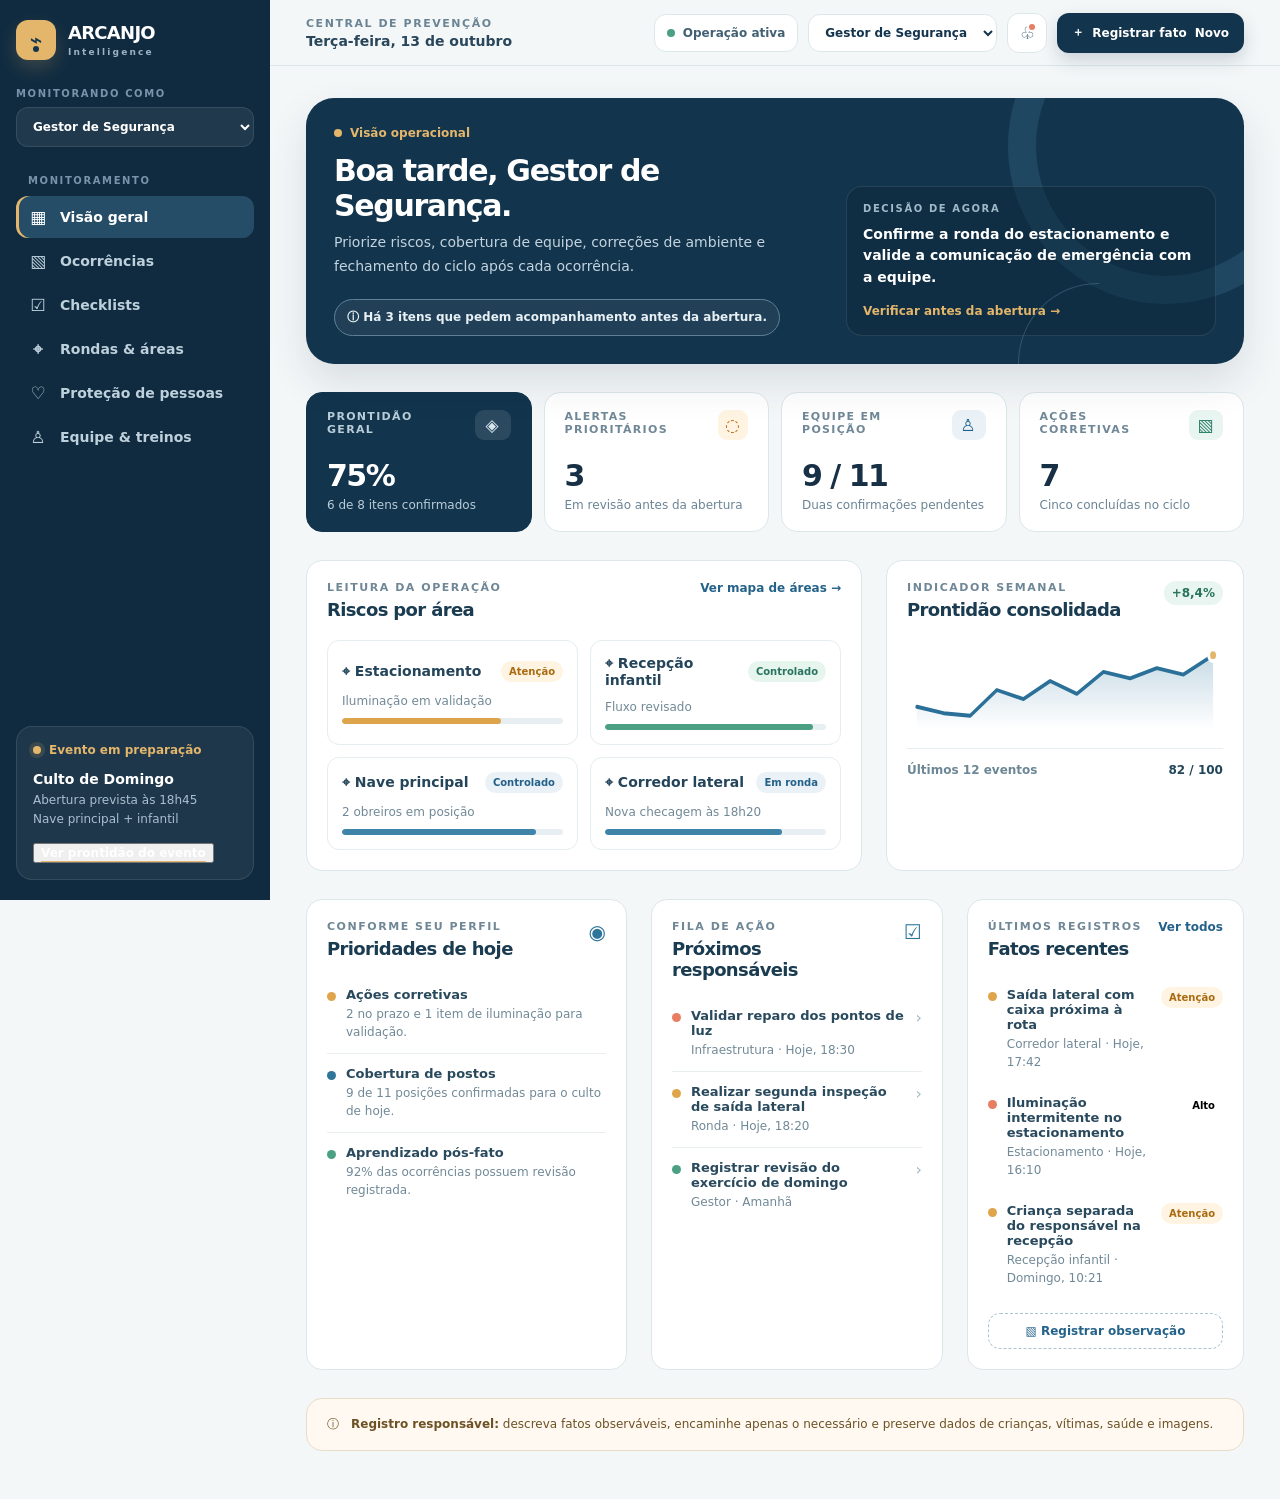
<file: sentinela-igreja-completo.html>
<!DOCTYPE html>
<html lang="pt-BR">
<head>
  <meta charset="UTF-8" />
  <meta name="viewport" content="width=device-width, initial-scale=1.0" />
  <meta name="description" content="ARCANJO INTELLIGENCE — central de monitoramento preventivo para segurança em igrejas." />
  <title>ARCANJO INTELLIGENCE — Central de Monitoramento</title>
  <style>
    :root {
      --navy: #13344d;
      --navy-deep: #102b40;
      --navy-soft: #254d68;
      --ink: #183045;
      --muted: #6b8494;
      --line: #dce7ea;
      --bg: #f4f7f8;
      --white: #ffffff;
      --gold: #e3b66b;
      --blue: #2d759a;
      --blue-soft: #eaf2f8;
      --green: #4b9f83;
      --green-soft: #e8f5f0;
      --amber: #e0a54b;
      --amber-soft: #fff6dd;
      --coral: #e77d62;
      --coral-soft: #fce8e5;
      --shadow: 0 18px 40px rgba(16, 43, 64, .12);
      --radius: 16px;
    }

    * { box-sizing: border-box; }
    html { scroll-behavior: smooth; }
    body {
      margin: 0;
      color: var(--ink);
      background: var(--bg);
      font-family: Inter, ui-sans-serif, system-ui, -apple-system, BlinkMacSystemFont, "Segoe UI", sans-serif;
      -webkit-font-smoothing: antialiased;
    }
    button, input, select, textarea { font: inherit; }
    button { cursor: pointer; }
    button:focus-visible, input:focus-visible, select:focus-visible, textarea:focus-visible { outline: 3px solid rgba(45, 117, 154, .22); outline-offset: 2px; }

    .app { min-height: 100vh; }
    .sidebar {
      position: fixed; inset: 0 auto 0 0; z-index: 20;
      display: flex; flex-direction: column;
      width: 270px; padding: 20px 16px;
      color: #fff; background: var(--navy-deep);
    }
    .brand { display: flex; align-items: center; gap: 12px; }
    .brand-mark {
      position: relative; display: grid; place-items: center;
      width: 40px; height: 40px; border-radius: 12px;
      color: var(--navy); background: var(--gold);
      box-shadow: 0 8px 18px rgba(227,182,107,.2);
      font-weight: 900; font-size: 21px;
    }
    .brand-mark::after { content: ""; position: absolute; bottom: 8px; width: 6px; height: 6px; border-radius: 50%; background: var(--navy); }
    .brand-name { font-size: 18px; font-weight: 800; letter-spacing: -.04em; line-height: 1; }
    .brand-sub { margin-top: 5px; color: #9db3c3; font-size: 9px; font-weight: 800; letter-spacing: .24em; }
    .role-label, .nav-label { display: block; color: #7994aa; font-size: 10px; font-weight: 800; letter-spacing: .16em; text-transform: uppercase; }
    .role-label { margin: 28px 0 8px; }
    .role-select {
      width: 100%; padding: 11px 12px; border: 1px solid rgba(255,255,255,.1); border-radius: 12px;
      color: #fff; background: rgba(255,255,255,.07); font-size: 12px; font-weight: 800;
    }
    .role-select option { color: var(--ink); background: #fff; }
    .nav { margin-top: 28px; }
    .nav-label { margin: 0 12px 10px; }
    .nav button {
      display: flex; align-items: center; gap: 12px; width: 100%; margin: 2px 0; padding: 11px 12px;
      border: 0; border-radius: 12px; color: #bdd0db; background: transparent; text-align: left; font-size: 14px; font-weight: 700;
      transition: .15s ease;
    }
    .nav button:hover { color: #fff; background: rgba(255,255,255,.06); }
    .nav button.active { color: #fff; background: var(--navy-soft); box-shadow: inset 3px 0 0 var(--gold); }
    .nav-icon { width: 20px; text-align: center; font-size: 17px; }
    .event-card { margin-top: auto; padding: 16px; border: 1px solid rgba(255,255,255,.1); border-radius: 16px; background: rgba(255,255,255,.06); }
    .event-status { display: flex; align-items: center; gap: 8px; color: var(--gold); font-size: 12px; font-weight: 800; }
    .event-status::before { content: ""; width: 8px; height: 8px; border-radius: 50%; background: var(--gold); box-shadow: 0 0 0 4px rgba(227,182,107,.14); }
    .event-title { margin: 14px 0 4px; color: #fff; font-size: 14px; font-weight: 800; }
    .event-copy { margin: 0; color: #a9c0cf; font-size: 12px; line-height: 1.6; }
    .event-link { display: inline-block; margin-top: 14px; color: #fff; font-size: 12px; font-weight: 800; text-decoration: underline; text-decoration-color: var(--gold); text-underline-offset: 4px; }

    .main { margin-left: 270px; min-width: 0; }
    .topbar {
      position: sticky; top: 0; z-index: 10; display: flex; align-items: center; justify-content: space-between; gap: 16px;
      min-height: 66px; padding: 12px 36px; border-bottom: 1px solid var(--line);
      background: rgba(244,247,248,.93); backdrop-filter: blur(12px);
    }
    .top-meta small { display: block; color: #6b8494; font-size: 11px; font-weight: 800; letter-spacing: .14em; text-transform: uppercase; }
    .top-meta strong { display: block; margin-top: 3px; color: #29465b; font-size: 14px; }
    .top-actions { display: flex; align-items: center; gap: 10px; }
    .op-pill, .top-role { display: inline-flex; align-items: center; gap: 8px; height: 38px; padding: 0 12px; border: 1px solid var(--line); border-radius: 12px; background: #fff; color: #426073; font-size: 12px; font-weight: 800; }
    .op-pill::before { content: ""; width: 8px; height: 8px; border-radius: 50%; background: var(--green); }
    .top-role { color: var(--navy); }
    .bell { position: relative; display: grid; place-items: center; width: 40px; height: 40px; border: 1px solid var(--line); border-radius: 12px; background: #fff; color: #31566d; font-size: 17px; }
    .bell::after { content: ""; position: absolute; top: 8px; right: 9px; width: 6px; height: 6px; border: 2px solid #fff; border-radius: 50%; background: var(--coral); }
    .primary-btn { display: inline-flex; align-items: center; justify-content: center; gap: 8px; height: 40px; padding: 0 15px; border: 0; border-radius: 12px; color: #fff; background: var(--navy); box-shadow: 0 8px 18px rgba(19,52,77,.18); font-size: 12px; font-weight: 800; transition: .15s ease; }
    .primary-btn:hover { background: #0b253a; transform: translateY(-1px); }
    .menu-btn { display: none; }

    .content { max-width: 1500px; margin: 0 auto; padding: 32px 36px 48px; }
    .view { display: none; }
    .view.active { display: block; animation: appear .2s ease-out; }
    @keyframes appear { from { opacity: .5; transform: translateY(4px); } to { opacity: 1; transform: translateY(0); } }

    .hero { position: relative; overflow: hidden; padding: 28px; border-radius: 28px; color: #fff; background: var(--navy); box-shadow: var(--shadow); }
    .hero::before { content: ""; position: absolute; top: -110px; right: -80px; width: 260px; height: 260px; border: 28px solid #2b5874; border-radius: 50%; opacity: .55; }
    .hero::after { content: ""; position: absolute; right: 145px; bottom: 0; width: 80px; height: 80px; border-top: 1px solid #557891; border-left: 1px solid #557891; border-radius: 80px 0 0 0; opacity: .5; }
    .hero-grid { position: relative; display: grid; grid-template-columns: 1fr 370px; gap: 28px; align-items: end; }
    .eyebrow { color: var(--gold); font-size: 12px; font-weight: 800; }
    .eyebrow::before { content: ""; display: inline-block; width: 8px; height: 8px; margin-right: 8px; border-radius: 50%; background: var(--gold); }
    h1, h2, h3, p { margin-top: 0; }
    .hero h1 { margin: 14px 0 8px; color: #fff; font-size: 30px; line-height: 1.15; letter-spacing: -.045em; }
    .hero-copy { max-width: 720px; margin: 0; color: #c3d4df; font-size: 14px; line-height: 1.7; }
    .prompt { display: inline-flex; align-items: center; gap: 8px; max-width: 100%; margin-top: 20px; padding: 9px 12px; border: 1px solid #5d8097; border-radius: 999px; color: #e7f0f5; background: rgba(255,255,255,.06); font-size: 12px; font-weight: 700; }
    .decision { padding: 16px; border: 1px solid rgba(255,255,255,.1); border-radius: 16px; background: rgba(13,38,56,.45); }
    .decision-label { color: #9fb9c8; font-size: 10px; font-weight: 800; letter-spacing: .16em; text-transform: uppercase; }
    .decision p { margin: 10px 0 0; color: #fff; font-size: 14px; font-weight: 800; line-height: 1.55; }
    .text-link { display: inline-flex; align-items: center; gap: 6px; margin-top: 15px; padding: 0; border: 0; color: var(--gold); background: transparent; font-size: 12px; font-weight: 800; }

    .metrics { display: grid; grid-template-columns: repeat(4, 1fr); gap: 12px; margin-top: 28px; }
    .metric { padding: 17px 20px; border: 1px solid var(--line); border-radius: 16px; background: #fff; }
    .metric.navy { border-color: var(--navy); color: #fff; background: var(--navy); }
    .metric-label { display: flex; align-items: flex-start; justify-content: space-between; gap: 12px; color: #6f8796; font-size: 11px; font-weight: 800; letter-spacing: .12em; text-transform: uppercase; }
    .metric.navy .metric-label { color: #b9cdd9; }
    .metric-value { margin: 18px 0 3px; color: var(--ink); font-size: 30px; font-weight: 900; letter-spacing: -.05em; }
    .metric.navy .metric-value { color: #fff; }
    .metric-detail { margin: 0; color: #6b8494; font-size: 12px; line-height: 1.5; }
    .metric.navy .metric-detail { color: #b9cdd9; }
    .metric-icon { display: grid; place-items: center; width: 36px; height: 30px; border-radius: 9px; font-size: 17px; background: #eaf2f8; }
    .metric.amber .metric-icon { color: #b66a10; background: #fff4e1; }
    .metric.green .metric-icon { color: #2b7f67; background: #e9f5f0; }
    .metric.blue .metric-icon { color: #24628a; background: #eaf2f8; }
    .metric.navy .metric-icon { color: #d7e5ec; background: rgba(255,255,255,.1); }

    .grid-two { display: grid; grid-template-columns: 1.46fr .94fr; gap: 24px; margin-top: 28px; }
    .grid-three { display: grid; grid-template-columns: 1.1fr 1fr .95fr; gap: 24px; margin-top: 28px; }
    .panel { padding: 20px; border: 1px solid var(--line); border-radius: 16px; background: #fff; }
    .panel-header { display: flex; align-items: flex-start; justify-content: space-between; gap: 14px; }
    .overline { color: #6f8796; font-size: 11px; font-weight: 800; letter-spacing: .14em; text-transform: uppercase; }
    .panel h2 { margin: 5px 0 0; color: #1a3b50; font-size: 18px; letter-spacing: -.035em; }
    .panel-action { border: 0; padding: 0; color: #24628a; background: transparent; font-size: 12px; font-weight: 800; }
    .area-grid { display: grid; grid-template-columns: repeat(2, 1fr); gap: 12px; margin-top: 20px; }
    .area-card { padding: 14px; border: 1px solid #e5edf0; border-radius: 12px; background: #fff; text-align: left; transition: .15s ease; }
    .area-card:hover { border-color: #a6c3d2; background: #f9fbfc; }
    .area-top { display: flex; align-items: center; justify-content: space-between; gap: 8px; }
    .area-name { color: #23445a; font-size: 14px; font-weight: 800; }
    .badge { display: inline-flex; align-items: center; padding: 5px 8px; border-radius: 999px; font-size: 10px; font-weight: 800; white-space: nowrap; }
    .badge.amber { color: #a96a10; background: #fff4e1; }
    .badge.green { color: #28745e; background: #e7f5ef; }
    .badge.blue { color: #23618a; background: #eaf2f8; }
    .area-detail { margin: 12px 0 10px; color: #718997; font-size: 12px; }
    .bar { height: 6px; overflow: hidden; border-radius: 999px; background: #e7eff2; }
    .bar span { display: block; height: 100%; border-radius: inherit; }
    .bar .amber { background: #dea44c; }
    .bar .green { background: #4b9f83; }
    .bar .blue { background: #4083a8; }
    .chart { width: 100%; height: 116px; margin-top: 12px; }
    .chart svg { width: 100%; height: 100%; }
    .chart-footer { display: flex; justify-content: space-between; padding-top: 14px; border-top: 1px solid #e7eef1; color: #6d8796; font-size: 12px; font-weight: 700; }
    .chart-footer strong { color: #23465b; }
    .percent-up { padding: 5px 8px; border-radius: 999px; color: #28745e; background: var(--green-soft); font-size: 12px; font-weight: 800; }
    .focus-list, .action-list, .recent-list { margin-top: 16px; }
    .focus-item, .action-item, .recent-item { display: flex; align-items: flex-start; gap: 10px; padding: 12px 0; border-bottom: 1px solid #e9eff1; }
    .focus-item:last-child, .action-item:last-child, .recent-item:last-child { border-bottom: 0; }
    .dot { flex: 0 0 auto; width: 9px; height: 9px; margin-top: 5px; border-radius: 50%; background: var(--blue); }
    .dot.amber { background: var(--amber); } .dot.green { background: var(--green); } .dot.coral { background: var(--coral); }
    .item-main { min-width: 0; flex: 1; }
    .item-title { color: #29495d; font-size: 13px; font-weight: 800; }
    .item-copy { margin-top: 3px; color: #718997; font-size: 12px; line-height: 1.5; }
    .dash-btn { display: flex; align-items: center; justify-content: center; gap: 8px; width: 100%; margin-top: 14px; padding: 10px; border: 1px dashed #a9c4d3; border-radius: 12px; color: #24628a; background: transparent; font-size: 12px; font-weight: 800; }
    .notice { display: flex; align-items: flex-start; gap: 12px; margin-top: 28px; padding: 16px 20px; border: 1px solid #e8dcc8; border-radius: 16px; color: #6c5124; background: #fff9f1; font-size: 12px; line-height: 1.6; }
    .notice strong { color: #6c5124; }

    .page-header { display: flex; align-items: flex-end; justify-content: space-between; gap: 18px; margin-bottom: 24px; }
    .page-header h1 { margin: 5px 0 8px; color: #173b52; font-size: 30px; letter-spacing: -.045em; }
    .page-header p { max-width: 760px; margin: 0; color: #6b8494; font-size: 14px; line-height: 1.65; }
    .summary-grid { display: grid; grid-template-columns: repeat(4, 1fr); gap: 12px; margin-bottom: 24px; }
    .summary { padding: 16px; border: 1px solid var(--line); border-radius: 16px; background: #fff; }
    .summary.green { border-color: #dcebe5; background: #fbfefd; } .summary.blue { border-color: #dce8ee; background: #fbfdfe; } .summary.amber { border-color: #eee0c8; background: #fffdf9; } .summary.navy { border-color: #d7e1e6; background: #f8fbfc; }
    .summary-label { color: #6f8796; font-size: 10px; font-weight: 800; letter-spacing: .12em; text-transform: uppercase; }
    .summary-value { margin: 8px 0 3px; color: var(--navy); font-size: 25px; font-weight: 900; letter-spacing: -.04em; }
    .summary-detail { margin: 0; color: #6b8494; font-size: 12px; line-height: 1.5; }

    .filter-bar { display: flex; align-items: center; justify-content: space-between; gap: 14px; padding: 16px; border-bottom: 1px solid #e5edf0; }
    .filter-tabs { display: flex; gap: 8px; overflow-x: auto; padding-bottom: 2px; }
    .filter-tab { padding: 8px 12px; border: 0; border-radius: 999px; color: #607a8b; background: #f3f7f8; font-size: 12px; font-weight: 800; white-space: nowrap; }
    .filter-tab.active { color: #fff; background: var(--navy); }
    .filter-tab span { margin-left: 4px; opacity: .65; }
    .filters { display: flex; gap: 8px; }
    .field { width: 100%; padding: 10px 12px; border: 1px solid var(--line); border-radius: 12px; color: #29495d; background: #fbfcfc; font-size: 12px; font-weight: 700; outline: none; }
    .filters .field { height: 40px; }
    .search { min-width: 240px; }
    .table-scroll { overflow-x: auto; }
    table { width: 100%; min-width: 930px; border-collapse: collapse; text-align: left; }
    th { padding: 14px 16px; border-bottom: 1px solid #e7eef1; color: #7c929f; background: #fbfcfc; font-size: 10px; font-weight: 800; letter-spacing: .11em; text-transform: uppercase; }
    td { padding: 16px; border-bottom: 1px solid #e8eef1; vertical-align: top; }
    tr:hover td { background: #fafcfc; }
    .table-title { color: #28495d; font-size: 13px; font-weight: 800; }
    .table-sub { margin-top: 4px; color: #748b98; font-size: 11px; }
    .table-note { margin-top: 5px; color: #487085; font-size: 11px; line-height: 1.45; }
    .table-muted { color: #5e7888; font-size: 12px; font-weight: 700; }
    .type-crime { color: #a34b42; background: #f8eceb; } .type-incident { color: #a76913; background: #fff4e2; } .type-emergency { color: #b45142; background: #fde9e5; } .type-near { color: #23618a; background: #eaf2f8; }
    .severity-critical { color: #b95042; background: #fce8e5; } .severity-high { color: #b9682e; background: #fff0e7; } .severity-attention { color: #9b7412; background: #fff6dd; } .severity-controlled { color: #28745e; background: #e8f5f0; }
    .status-open { color: #9b7412; background: #fff6dd; } .status-forwarded { color: #23618a; background: #eaf2f8; } .status-done { color: #28745e; background: #e8f5f0; }
    .info-grid { display: grid; grid-template-columns: 1.25fr .75fr; gap: 20px; margin-top: 20px; }
    .steps { display: grid; grid-template-columns: repeat(3, 1fr); gap: 12px; margin-top: 18px; }
    .step { padding: 14px; border-radius: 12px; background: #f5f8f9; }
    .step-number { display: grid; place-items: center; width: 20px; height: 20px; border-radius: 50%; color: #24628a; background: #d7e7ef; font-size: 10px; font-weight: 900; }
    .step strong { display: block; margin-top: 10px; color: #29495d; font-size: 13px; }
    .step p { margin: 5px 0 0; color: #718997; font-size: 12px; line-height: 1.5; }

    .check-grid { display: grid; grid-template-columns: 1.3fr .7fr; gap: 20px; }
    .checklist { display: grid; gap: 10px; margin-top: 20px; }
    .check-row { display: flex; align-items: center; gap: 12px; width: 100%; padding: 14px; border: 1px solid #e4ecef; border-radius: 12px; background: #fff; text-align: left; transition: .15s ease; }
    .check-row:hover { border-color: #aac5d2; }
    .check-row.pending-critical { border-color: #f0dec0; background: #fffdf9; }
    .check-box { display: grid; place-items: center; flex: 0 0 auto; width: 20px; height: 20px; border: 1px solid #b7c8d0; border-radius: 6px; color: transparent; background: #fff; font-size: 13px; font-weight: 900; }
    .check-row.done { border-color: #ddec e6; background: #fbfefd; }
    .check-row.done .check-box { border-color: var(--green); color: #fff; background: var(--green); }
    .check-row.done .check-title { color: #477062; text-decoration: line-through; text-decoration-color: #9bc6b4; }
    .check-content { min-width: 0; flex: 1; }
    .check-title { color: #29495d; font-size: 13px; font-weight: 800; }
    .check-meta { margin-top: 5px; color: #758d9b; font-size: 11px; }
    .side-callout { padding: 20px; border: 1px solid #e9ddca; border-radius: 16px; background: #fff9f1; }
    .side-callout.dark { border: 0; color: #fff; background: var(--navy); }
    .side-callout h2 { margin: 10px 0 0; color: #684f24; font-size: 20px; letter-spacing: -.04em; }
    .side-callout.dark h2 { color: #fff; }
    .side-callout p { margin: 10px 0 0; color: #796642; font-size: 12px; line-height: 1.6; }
    .side-callout.dark p { color: #c4d5df; }
    .mini-grid { display: grid; grid-template-columns: repeat(3, 1fr); gap: 12px; margin-top: 20px; }
    .mini-card { padding: 16px; border: 1px solid var(--line); border-radius: 16px; background: #fff; }
    .mini-card.blue { border-color: #dce8ee; color: #25678d; background: #fbfdfe; } .mini-card.green { border-color: #dcebe5; color: #28745e; background: #fbfefd; } .mini-card.amber { border-color: #eee0c8; color: #a66912; background: #fffdf9; }
    .mini-value { margin-top: 14px; color: currentColor; font-size: 22px; font-weight: 900; }
    .mini-copy { margin-top: 5px; color: #718997; font-size: 12px; line-height: 1.5; }

    .round-grid { display: grid; grid-template-columns: 1.18fr .82fr; gap: 20px; }
    .field-map { position: relative; overflow: hidden; padding: 28px; border-radius: 24px; color: #fff; background: #173d55; }
    .field-map::before { content: ""; position: absolute; top: -60px; right: -40px; width: 210px; height: 210px; border: 28px solid #2e5d77; border-radius: 50%; opacity: .8; }
    .field-map > * { position: relative; }
    .field-map h2 { margin: 12px 0 8px; color: #fff; font-size: 22px; letter-spacing: -.04em; }
    .field-map p { color: #bfd2dc; font-size: 13px; line-height: 1.6; }
    .critical-grid { display: grid; grid-template-columns: repeat(2, 1fr); gap: 12px; margin-top: 24px; }
    .critical-card { padding: 14px; border: 1px solid rgba(255,255,255,.1); border-radius: 16px; background: rgba(255,255,255,.07); }
    .critical-card strong { font-size: 13px; }
    .critical-detail { margin: 8px 0 12px; color: #b5c9d4; font-size: 11px; }
    .critical-card .bar { background: rgba(255,255,255,.12); }
    .round-rules { display: grid; gap: 20px; margin-top: 22px; }
    .rule { display: flex; gap: 12px; }
    .rule-number { display: grid; place-items: center; flex: 0 0 auto; width: 28px; height: 28px; border-radius: 50%; color: #24628a; background: #eaf2f8; font-size: 12px; font-weight: 900; }
    .rule strong { display: block; color: #29495d; font-size: 13px; }
    .rule p { margin: 5px 0 0; color: #718997; font-size: 12px; line-height: 1.5; }
    .rounds { margin-top: 24px; }
    .round-list { display: grid; grid-template-columns: repeat(2, 1fr); gap: 12px; margin-top: 18px; }
    .round-item { display: flex; gap: 12px; padding: 14px; border: 1px solid #e5edf0; border-radius: 12px; }
    .round-time { display: grid; place-items: center; flex: 0 0 auto; width: 36px; height: 36px; border-radius: 10px; color: #2b7098; background: #eef5f8; font-size: 16px; }

    .protection-grid { display: grid; grid-template-columns: repeat(3, 1fr); gap: 20px; }
    .guide { padding: 20px; border: 1px solid var(--line); border-radius: 16px; background: #fff; }
    .guide-icon { display: grid; place-items: center; width: 40px; height: 40px; border-radius: 12px; color: #24628a; background: #eaf2f8; font-size: 19px; }
    .guide:nth-child(2) .guide-icon { color: #28745e; background: #e8f5f0; } .guide:nth-child(3) .guide-icon { color: #a96a10; background: #fff4e1; }
    .guide h2 { margin: 15px 0 0; color: #1d4057; font-size: 18px; letter-spacing: -.035em; }
    .guide ul { display: grid; gap: 12px; margin: 18px 0 0; padding: 0; list-style: none; }
    .guide li { display: flex; gap: 9px; color: #6c8594; font-size: 12px; line-height: 1.55; }
    .guide li::before { content: "✓"; flex: 0 0 auto; color: var(--green); font-weight: 900; }
    .protection-bottom { display: grid; grid-template-columns: 1.15fr .85fr; gap: 20px; margin-top: 20px; }
    .protection-steps { display: grid; grid-template-columns: repeat(3, 1fr); gap: 12px; margin-top: 18px; }

    .team-metrics { display: grid; grid-template-columns: repeat(3, 1fr); gap: 12px; margin-bottom: 24px; }
    .team-bottom { display: grid; grid-template-columns: 1.16fr .84fr; gap: 20px; }
    .training-list { margin-top: 16px; }
    .training-row { display: flex; align-items: center; gap: 12px; padding: 16px 0; border-bottom: 1px solid #e8eef1; }
    .training-row:last-child { border-bottom: 0; }
    .training-icon { display: grid; place-items: center; flex: 0 0 auto; width: 36px; height: 36px; border-radius: 10px; color: #2b7098; background: #eef5f8; }
    .training-status { margin-left: auto; padding: 6px 9px; border-radius: 999px; color: #24628a; background: #eaf2f8; font-size: 10px; font-weight: 800; }

    .modal-backdrop { position: fixed; inset: 0; z-index: 60; display: none; align-items: center; justify-content: center; padding: 20px; background: rgba(11,35,55,.5); backdrop-filter: blur(2px); }
    .modal-backdrop.open { display: flex; }
    .modal { width: min(680px, 100%); max-height: 92vh; overflow-y: auto; border-radius: 24px; background: #fff; box-shadow: 0 24px 80px rgba(11,35,55,.28); }
    .modal-head { display: flex; align-items: flex-start; justify-content: space-between; gap: 18px; padding: 22px; border-bottom: 1px solid #e4ecef; }
    .modal-head h2 { margin: 5px 0 0; color: #183b51; font-size: 21px; letter-spacing: -.035em; }
    .modal-head p { margin: 5px 0 0; color: #708895; font-size: 12px; }
    .close-btn { display: grid; place-items: center; width: 36px; height: 36px; border: 0; border-radius: 10px; color: #527182; background: #f1f5f6; font-size: 20px; }
    .modal-body { display: grid; gap: 18px; padding: 22px; }
    .form-grid { display: grid; grid-template-columns: repeat(3, 1fr); gap: 14px; }
    .form-grid.two { grid-template-columns: 1.4fr 1fr; }
    .form-group label { display: block; margin-bottom: 7px; color: #36566a; font-size: 12px; font-weight: 800; }
    .required { color: #c65e50; }
    textarea.field { min-height: 84px; resize: vertical; }
    .privacy-note { display: flex; gap: 10px; padding: 14px; border: 1px solid #e9ddca; border-radius: 14px; color: #725a30; background: #fff9f1; font-size: 12px; line-height: 1.55; }
    .modal-foot { display: flex; align-items: center; justify-content: flex-end; gap: 8px; padding: 16px 22px; border-top: 1px solid #e4ecef; }
    .secondary-btn { height: 40px; padding: 0 15px; border: 0; border-radius: 12px; color: #547283; background: transparent; font-size: 12px; font-weight: 800; }
    .secondary-btn:hover { background: #f1f5f6; }

    @media (max-width: 1180px) {
      .content { padding-right: 24px; padding-left: 24px; }
      .topbar { padding-right: 24px; padding-left: 24px; }
      .metrics, .summary-grid { grid-template-columns: repeat(2, 1fr); }
      .grid-three { grid-template-columns: 1fr 1fr; }
      .grid-three > :last-child { grid-column: 1 / -1; }
      .hero-grid, .grid-two, .check-grid, .round-grid, .team-bottom, .info-grid, .protection-bottom { grid-template-columns: 1fr; }
      .protection-grid { grid-template-columns: 1fr 1fr; }
      .protection-grid > :last-child { grid-column: 1 / -1; }
    }
    @media (max-width: 820px) {
      .sidebar { display: none; }
      .main { margin-left: 0; }
      .topbar { padding: 12px 16px; }
      .menu-btn { display: grid; place-items: center; width: 40px; height: 40px; border: 1px solid var(--line); border-radius: 12px; color: var(--navy); background: #fff; }
      .top-meta { display: none; }
      .top-role, .op-pill { display: none; }
      .content { padding: 24px 16px 36px; }
      .hero { padding: 22px; }
      .hero h1, .page-header h1 { font-size: 26px; }
      .hero-grid { gap: 20px; }
      .grid-three { grid-template-columns: 1fr; }
      .grid-three > :last-child { grid-column: auto; }
      .round-list, .protection-grid, .mini-grid, .steps, .protection-steps { grid-template-columns: 1fr; }
      .protection-grid > :last-child { grid-column: auto; }
      .page-header { align-items: flex-start; flex-direction: column; }
      .page-header .primary-btn { width: 100%; }
      .filter-bar { align-items: stretch; flex-direction: column; }
      .filters { flex-direction: column; }
      .search { min-width: 0; }
    }
    @media (max-width: 560px) {
      .metrics, .summary-grid { grid-template-columns: 1fr; }
      .area-grid { grid-template-columns: 1fr; }
      .hero h1 { font-size: 24px; }
      .prompt { border-radius: 16px; line-height: 1.4; }
      .form-grid, .form-grid.two { grid-template-columns: 1fr; }
      .modal-backdrop { align-items: flex-end; padding: 0; }
      .modal { max-height: 94vh; border-radius: 24px 24px 0 0; }
    }

    .mobile-drawer { position: fixed; inset: 0; z-index: 55; display: none; }
    .mobile-drawer.open { display: block; }
    .mobile-scrim { position: absolute; inset: 0; border: 0; background: rgba(9,27,42,.45); }
    .mobile-panel { position: relative; width: 280px; height: 100%; padding: 20px 16px; color: #fff; background: var(--navy-deep); box-shadow: 20px 0 50px rgba(0,0,0,.18); }
    .drawer-close { position: absolute; top: 18px; left: 294px; display: grid; place-items: center; width: 36px; height: 36px; border: 0; border-radius: 50%; color: var(--navy); background: #fff; }
    @media (min-width: 821px) { .mobile-drawer { display: none !important; } }
  </style>
</head>
<body>
  <div class="app">
    <aside class="sidebar" id="desktop-sidebar"></aside>
    <div class="mobile-drawer" id="mobile-drawer"></div>
    <div class="main">
      <header class="topbar">
        <div style="display:flex;align-items:center;gap:12px;min-width:0;">
          <button class="menu-btn" id="menu-open" aria-label="Abrir menu">☰</button>
          <div class="top-meta"><small>Central de prevenção</small><strong>Terça-feira, 13 de outubro</strong></div>
          <div class="brand" style="display:none" id="mobile-brand"><span class="brand-mark">⌁</span></div>
        </div>
        <div class="top-actions">
          <span class="op-pill">Operação ativa</span>
          <select class="top-role" id="top-role" aria-label="Perfil de monitoramento"></select>
          <button class="bell" aria-label="Ver alertas">♧</button>
          <button class="primary-btn" id="new-occurrence">＋ <span class="desktop-only">Registrar fato</span><span class="mobile-only">Novo</span></button>
        </div>
      </header>
      <main class="content">
        <section class="view active" data-view="painel"></section>
        <section class="view" data-view="ocorrencias"></section>
        <section class="view" data-view="checklists"></section>
        <section class="view" data-view="rondas"></section>
        <section class="view" data-view="protecao"></section>
        <section class="view" data-view="equipe"></section>
      </main>
    </div>
  </div>

  <div class="modal-backdrop" id="occurrence-modal" role="dialog" aria-modal="true" aria-label="Registrar fato de segurança">
    <form class="modal" id="occurrence-form">
      <div class="modal-head">
        <div><div class="overline">Registro responsável</div><h2>Novo fato de segurança</h2><p>Descreva o observado e a resposta aplicada. Evite suposições sobre pessoas.</p></div>
        <button type="button" class="close-btn" id="modal-close" aria-label="Fechar">×</button>
      </div>
      <div class="modal-body">
        <div class="form-grid">
          <div class="form-group"><label for="form-type">Classificação</label><select class="field" id="form-type"><option>Crime</option><option>Incidente</option><option>Emergência</option><option selected>Quase-incidente</option></select></div>
          <div class="form-group"><label for="form-severity">Nível de atenção</label><select class="field" id="form-severity"><option>Crítico</option><option>Alto</option><option selected>Atenção</option><option>Controlado</option></select></div>
          <div class="form-group"><label for="form-date">Data e hora <span class="required">*</span></label><input class="field" id="form-date" type="datetime-local" required /></div>
        </div>
        <div class="form-grid two">
          <div class="form-group"><label for="form-title">Título do fato <span class="required">*</span></label><input class="field" id="form-title" required placeholder="Ex.: Obstrução próxima à saída" /></div>
          <div class="form-group"><label for="form-area">Local / área <span class="required">*</span></label><input class="field" id="form-area" required placeholder="Ex.: Corredor lateral" /></div>
        </div>
        <div class="form-group"><label for="form-description">O que foi observado <span class="required">*</span></label><textarea class="field" id="form-description" required placeholder="Descreva ação, contexto, data/hora e local de forma objetiva."></textarea></div>
        <div class="form-group"><label for="form-response">Resposta adotada <span class="required">*</span></label><textarea class="field" id="form-response" required placeholder="Ex.: Item removido, responsável avisado, fluxo reorganizado."></textarea></div>
        <div class="form-grid two">
          <div class="form-group"><label for="form-damage">Dano ou consequência observada</label><input class="field" id="form-damage" value="Sem dano identificado" /></div>
          <div class="form-group"><label for="form-external">Acionamento externo</label><input class="field" id="form-external" value="Não aplicável" /></div>
        </div>
        <div class="form-group"><label for="form-lesson">Lição / ação corretiva</label><input class="field" id="form-lesson" placeholder="O que deve ser verificado depois?" /></div>
        <div class="privacy-note"><span>▣</span><div><strong>Informação sensível:</strong> não inclua detalhes desnecessários de crianças, saúde, vítimas ou imagens. Registros restritos devem ser acessados apenas por quem precisa agir.</div></div>
      </div>
      <div class="modal-foot"><button type="button" class="secondary-btn" id="modal-cancel">Cancelar</button><button type="submit" class="primary-btn">⚠ Salvar registro</button></div>
    </form>
  </div>

  <script>
    (() => {
      const roles = ["Pastor", "Gestor de Segurança", "Obreiros", "Equipe de Segurança"];
      const nav = [
        ["painel", "▦", "Visão geral"], ["ocorrencias", "▧", "Ocorrências"], ["checklists", "☑", "Checklists"],
        ["rondas", "⌖", "Rondas & áreas"], ["protecao", "♡", "Proteção de pessoas"], ["equipe", "♙", "Equipe & treinos"]
      ];
      const roleContent = {
        "Pastor": {
          eyebrow: "Visão de liderança", title: "Pastor", description: "Acompanhe decisões de continuidade, cuidado com pessoas e coerência entre proteção e acolhimento.", prompt: "Há 1 ponto que pede alinhamento pastoral antes da abertura.", decision: "Confirme quem comunica o público e quem mantém contato com as autoridades em uma emergência.",
          focus: [["Continuidade do culto", "Plano de comunicação e decisão de interrupção revisados.", "green"], ["Cuidado e encaminhamento", "2 acompanhamentos sensíveis com circulação restrita.", "amber"], ["Liderança presente", "Briefing de líderes previsto para 18h15.", "blue"]],
          metrics: [["Líderes confirmados", "4 / 4", "Decisão e comunicação definidas", "blue"], ["Acompanhamentos", "2", "Fluxo restrito e cuidado ativo", "amber"]]
        },
        "Gestor de Segurança": {
          eyebrow: "Visão operacional", title: "Gestor de Segurança", description: "Priorize riscos, cobertura de equipe, correções de ambiente e fechamento do ciclo após cada ocorrência.", prompt: "Há 3 itens que pedem acompanhamento antes da abertura.", decision: "Confirme a ronda do estacionamento e valide a comunicação de emergência com a equipe.",
          focus: [["Ações corretivas", "2 no prazo e 1 item de iluminação para validação.", "amber"], ["Cobertura de postos", "9 de 11 posições confirmadas para o culto de hoje.", "blue"], ["Aprendizado pós-fato", "92% das ocorrências possuem revisão registrada.", "green"]],
          metrics: [["Equipe em posição", "9 / 11", "Duas confirmações pendentes", "blue"], ["Ações corretivas", "7", "Cinco concluídas no ciclo", "green"]]
        },
        "Obreiros": {
          eyebrow: "Visão de acolhimento", title: "Obreiros", description: "Mantenha os fluxos claros, acolha com atenção e comunique sinais observáveis à equipe responsável.", prompt: "Revise os pontos de recepção e o fluxo de crianças antes do início.", decision: "Ao observar uma mudança relevante, comunique fatos e local; não presuma intenção nem exponha pessoas.",
          focus: [["Recepção organizada", "Sinalização e postos de acolhimento definidos.", "green"], ["Pessoas vulneráveis", "Conheça o fluxo de apoio sem expor informações pessoais.", "amber"], ["Comunicação rápida", "Canal de contato e palavras simples revisados no briefing.", "blue"]],
          metrics: [["Postos de acolhimento", "3 / 3", "Recepção e orientação ativas", "green"], ["Fluxo infantil", "Revisado", "Entrega vinculada ao responsável", "blue"]]
        },
        "Equipe de Segurança": {
          eyebrow: "Visão de campo", title: "Equipe de Segurança", description: "Execute rondas, mantenha distância adequada, proteja pessoas e registre fatos para apoiar decisões.", prompt: "A ronda externa e a checagem de saídas são as prioridades imediatas.", decision: "Reporte anomalias pelo local e comportamento observado; preserve vida, distância e comunicação.",
          focus: [["Rondas ativas", "3 pontos críticos têm passagem programada nesta hora.", "blue"], ["Saídas e circulação", "1 verificação pendente no corredor lateral.", "amber"], ["Comunicação proporcional", "Use orientação e desescalada antes de qualquer escalonamento.", "green"]],
          metrics: [["Pontos em ronda", "3", "Passagens programadas nesta hora", "blue"], ["Rotas pendentes", "1", "Corredor lateral às 18h20", "amber"]]
        }
      };
      const seedOccurrences = [
        { id: "oc-1042", type: "Quase-incidente", title: "Saída lateral com caixa próxima à rota", area: "Corredor lateral", occurredAt: "13/10/2026 17:42", time: "Hoje, 17:42", severity: "Atenção", status: "Em acompanhamento", description: "Caixa de materiais foi encontrada próxima à rota de saída durante a vistoria pré-evento.", response: "Item removido e responsável de infraestrutura avisado.", damage: "Sem dano; barreira de evacuação temporariamente comprometida.", externalAction: "Não aplicável", lesson: "Manter inspeção visual de rotas antes da abertura." },
        { id: "oc-1041", type: "Incidente", title: "Iluminação intermitente no estacionamento", area: "Estacionamento", occurredAt: "13/10/2026 16:10", time: "Hoje, 16:10", severity: "Alto", status: "Encaminhado", description: "Dois pontos de luz apresentaram instabilidade durante a inspeção de chegada.", response: "Área sinalizada e manutenção acionada; ronda reforçada até correção.", damage: "Exposição operacional aumentada em dois pontos do estacionamento.", externalAction: "Prestador de manutenção", lesson: "Verificar iluminação antes dos horários de maior fluxo." },
        { id: "oc-1040", type: "Incidente", title: "Criança separada do responsável na recepção", area: "Recepção infantil", occurredAt: "11/10/2026 10:21", time: "Domingo, 10:21", severity: "Atenção", status: "Resolvido", description: "Criança foi localizada na recepção sem o responsável imediato durante mudança de sala.", response: "Equipe infantil aplicou protocolo de acolhimento e reunificação.", damage: "Sem dano identificado; situação tratada conforme protocolo.", externalAction: "Não aplicável", lesson: "Reforçar conferência de entrega e retirada por responsável autorizado." },
        { id: "oc-1039", type: "Emergência", title: "Mal-estar de participante durante o culto", area: "Nave principal", occurredAt: "10/10/2026 20:08", time: "Sábado, 20:08", severity: "Controlado", status: "Resolvido", description: "Participante relatou tontura e foi acompanhado para espaço reservado.", response: "Primeiros socorros dentro da capacitação e contato com familiar.", damage: "Sem dano informado; atividade retomada com acompanhamento.", externalAction: "Serviço médico não acionado", lesson: "Confirmar kit e rota de acesso para viatura no briefing." }
      ];
      const seedChecklist = [
        ["ck-1", "Saídas, corredores e rotas sem obstrução", "Evacuação", "Infraestrutura", true, true], ["ck-2", "Iluminação de estacionamento e acesso testada", "Estacionamento", "Equipe externa", true, false], ["ck-3", "Comunicação da equipe testada", "Comunicação", "Gestor", true, true], ["ck-4", "Kit de primeiros socorros verificado", "Saúde", "Apoio", false, true], ["ck-5", "Controle de entrada e retirada de crianças revisado", "Proteção infantil", "Ministério infantil", true, true], ["ck-6", "Critérios de interrupção, evacuação e abrigo lembrados", "Plano de emergência", "Liderança", true, false], ["ck-7", "Posições e responsáveis pelo evento confirmados", "Governança", "Gestor", false, true], ["ck-8", "Portas e acessos restritos verificados", "Controle de acesso", "Ronda", false, true]
      ].map(([id, title, area, responsible, critical, complete]) => ({ id, title, area, responsible, critical, complete }));
      const areaData = [
        ["Estacionamento", "Atenção", "Iluminação em validação", 72, "amber"], ["Recepção infantil", "Controlado", "Fluxo revisado", 94, "green"], ["Nave principal", "Controlado", "2 obreiros em posição", 88, "blue"], ["Corredor lateral", "Em ronda", "Nova checagem às 18h20", 80, "blue"]
      ];
      const rounds = [["Estacionamento e chegada", "Samuel R.", "18:00", "Em andamento", "Validar iluminação e fluxo de veículos."], ["Saídas e corredor lateral", "Débora M.", "18:15", "Agendada", "Confirmar rotas desobstruídas."], ["Recepção e infantil", "Carlos A.", "18:20", "Agendada", "Apoiar conferência de responsáveis."], ["Encerramento e dispersão", "Joana P.", "20:35", "Planejada", "Acompanhar fluxo de saída e valores."]];
      const training = [["Briefing pré-evento", "Hoje, 18:15", "9 de 11 confirmados", "Programado"], ["Exercício de comunicação e evacuação", "23 out.", "Liderança + equipe", "Agendado"], ["Proteção infantil e fluxo de reunificação", "30 out.", "Ministério infantil", "Agendado"]];
      const state = {
        view: "painel",
        role: localStorage.getItem("sentinela-role") || "Gestor de Segurança",
        occurrences: load("sentinela-occurrences-html", seedOccurrences),
        checklist: load("sentinela-checklists-html", seedChecklist)
      };

      function load(key, fallback) { try { const value = localStorage.getItem(key); return value ? JSON.parse(value) : fallback; } catch { return fallback; } }
      function save() { localStorage.setItem("sentinela-role", state.role); localStorage.setItem("sentinela-occurrences-html", JSON.stringify(state.occurrences)); localStorage.setItem("sentinela-checklists-html", JSON.stringify(state.checklist)); }
      function esc(value) { return String(value ?? "").replace(/[&<>'"]/g, ch => ({"&":"&amp;","<":"&lt;",">":"&gt;","'":"&#039;","\"":"&quot;"}[ch])); }
      function roleOptions(selected) { return roles.map(role => `<option ${role === selected ? "selected" : ""}>${role}</option>`).join(""); }
      function sidebar() {
        document.getElementById("desktop-sidebar").innerHTML = `<div class="brand"><span class="brand-mark">⌁</span><div><div class="brand-name">ARCANJO</div><div class="brand-sub">Intelligence</div></div></div><label class="role-label">Monitorando como</label><select class="role-select" id="side-role">${roleOptions(state.role)}</select><nav class="nav"><span class="nav-label">Monitoramento</span>${nav.map(([key, icon, label]) => `<button class="${state.view === key ? "active" : ""}" data-nav="${key}"><span class="nav-icon">${icon}</span>${label}</button>`).join("")}</nav><div class="event-card"><div class="event-status">Evento em preparação</div><div class="event-title">Culto de Domingo</div><p class="event-copy">Abertura prevista às 18h45<br>Nave principal + infantil</p><button class="event-link" data-nav="checklists">Ver prontidão do evento</button></div>`;
        document.getElementById("top-role").innerHTML = roleOptions(state.role);
        document.querySelectorAll("[data-nav]").forEach(button => button.addEventListener("click", () => navigate(button.dataset.nav)));
        document.getElementById("side-role").addEventListener("change", event => { state.role = event.target.value; save(); render(); });
        document.getElementById("top-role").addEventListener("change", event => { state.role = event.target.value; save(); render(); });
      }
      function mobileDrawer() {
        document.getElementById("mobile-drawer").innerHTML = `<button class="mobile-scrim" aria-label="Fechar menu"></button><div class="mobile-panel"><button class="drawer-close" aria-label="Fechar menu">×</button><div class="brand"><span class="brand-mark">⌁</span><div><div class="brand-name">ARCANJO</div><div class="brand-sub">INTELLIGENCE</div></div></div><label class="role-label">Monitorando como</label><select class="role-select" id="drawer-role">${roleOptions(state.role)}</select><nav class="nav"><span class="nav-label">Monitoramento</span>${nav.map(([key, icon, label]) => `<button class="${state.view === key ? "active" : ""}" data-drawer-nav="${key}"><span class="nav-icon">${icon}</span>${label}</button>`).join("")}</nav></div>`;
        document.querySelectorAll("[data-drawer-nav]").forEach(button => button.addEventListener("click", () => { navigate(button.dataset.drawerNav); closeDrawer(); }));
        document.querySelectorAll(".mobile-scrim, .drawer-close").forEach(button => button.addEventListener("click", closeDrawer));
        document.getElementById("drawer-role").addEventListener("change", event => { state.role = event.target.value; save(); render(); });
      }
      function navigate(view) { state.view = view; render(); window.scrollTo({ top: 0, behavior: "smooth" }); }
      function openDrawer() { document.getElementById("mobile-drawer").classList.add("open"); }
      function closeDrawer() { document.getElementById("mobile-drawer").classList.remove("open"); }
      function openModal() { setDefaultDate(); document.getElementById("occurrence-modal").classList.add("open"); }
      function closeModal() { document.getElementById("occurrence-modal").classList.remove("open"); }
      function setDefaultDate() { const date = new Date(); date.setMinutes(date.getMinutes() - date.getTimezoneOffset()); document.getElementById("form-date").value = date.toISOString().slice(0,16); }
      function iconForMetric(index) { return ["◈", "◌", "♙", "▧"][index] || "•"; }
      function metricCard(label, value, detail, tone, index) { return `<div class="metric ${tone}"><div class="metric-label"><span>${esc(label)}</span><span class="metric-icon">${iconForMetric(index)}</span></div><div class="metric-value">${esc(value)}</div><p class="metric-detail">${esc(detail)}</p></div>`; }
      function render() {
        sidebar(); mobileDrawer();
        document.getElementById("mobile-brand").style.display = window.innerWidth <= 820 ? "flex" : "none";
        document.querySelectorAll(".view").forEach(view => { view.classList.toggle("active", view.dataset.view === state.view); });
        const content = roleContent[state.role];
        document.querySelector('[data-view="painel"]').innerHTML = dashboard(content);
        document.querySelector('[data-view="ocorrencias"]').innerHTML = occurrencesView();
        document.querySelector('[data-view="checklists"]').innerHTML = checklistView();
        document.querySelector('[data-view="rondas"]').innerHTML = roundsView();
        document.querySelector('[data-view="protecao"]').innerHTML = protectionView();
        document.querySelector('[data-view="equipe"]').innerHTML = teamView();
        bindDynamic();
      }
      function dashboard(content) {
        const done = state.checklist.filter(item => item.complete).length; const total = state.checklist.length; const percent = Math.round(done / total * 100); const high = state.occurrences.filter(item => item.severity === "Alto" || item.severity === "Crítico").length + state.checklist.filter(item => item.critical && !item.complete).length;
        return `<div class="hero"><div class="hero-grid"><div><div class="eyebrow">${esc(content.eyebrow)}</div><h1>Boa tarde, ${esc(content.title)}.</h1><p class="hero-copy">${esc(content.description)}</p><div class="prompt">ⓘ ${esc(content.prompt)}</div></div><div class="decision"><div class="decision-label">Decisão de agora</div><p>${esc(content.decision)}</p><button class="text-link" data-nav="checklists">Verificar antes da abertura →</button></div></div></div><div class="metrics">${metricCard("Prontidão geral", percent + "%", `${done} de ${total} itens confirmados`, "navy", 0)}${metricCard("Alertas prioritários", high, "Em revisão antes da abertura", "amber", 1)}${metricCard(content.metrics[0][0], content.metrics[0][1], content.metrics[0][2], content.metrics[0][3], 2)}${metricCard(content.metrics[1][0], content.metrics[1][1], content.metrics[1][2], content.metrics[1][3], 3)}</div><div class="grid-two"><div class="panel"><div class="panel-header"><div><div class="overline">Leitura da operação</div><h2>Riscos por área</h2></div><button class="panel-action" data-nav="rondas">Ver mapa de áreas →</button></div><div class="area-grid">${areaData.map(([name,status,detail,coverage,tone]) => `<button class="area-card" data-nav="rondas"><div class="area-top"><span class="area-name">⌖ ${name}</span><span class="badge ${tone}">${status}</span></div><p class="area-detail">${detail}</p><div class="bar"><span class="${tone}" style="width:${coverage}%"></span></div></button>`).join("")}</div></div><div class="panel"><div class="panel-header"><div><div class="overline">Indicador semanal</div><h2>Prontidão consolidada</h2></div><span class="percent-up">+8,4%</span></div><div class="chart"><svg viewBox="0 0 320 90" preserveAspectRatio="none"><defs><linearGradient id="fill" x1="0" x2="0" y1="0" y2="1"><stop offset="0" stop-color="#2b759d" stop-opacity=".26"/><stop offset="1" stop-color="#2b759d" stop-opacity="0"/></linearGradient></defs><path d="M10 76 L10 58 37 63 64 65 91 45 118 52 145 38 172 48 199 31 226 36 253 28 280 33 310 18 L310 76 Z" fill="url(#fill)"/><polyline points="10,58 37,63 64,65 91,45 118,52 145,38 172,48 199,31 226,36 253,28 280,33 310,18" fill="none" stroke="#2a7098" stroke-width="3" stroke-linecap="round" stroke-linejoin="round"/><circle cx="310" cy="18" r="4.5" fill="#e3b66b" stroke="#fff" stroke-width="3"/></svg></div><div class="chart-footer"><span>Últimos 12 eventos</span><strong>82 / 100</strong></div></div></div><div class="grid-three"><div class="panel"><div class="panel-header"><div><div class="overline">Conforme seu perfil</div><h2>Prioridades de hoje</h2></div><span style="color:#2d759a;font-size:20px">◉</span></div><div class="focus-list">${content.focus.map(([title,detail,tone]) => `<div class="focus-item"><span class="dot ${tone}"></span><div class="item-main"><div class="item-title">${title}</div><div class="item-copy">${detail}</div></div></div>`).join("")}</div></div><div class="panel"><div class="panel-header"><div><div class="overline">Fila de ação</div><h2>Próximos responsáveis</h2></div><span style="color:#2d759a;font-size:20px">☑</span></div><div class="action-list">${[["Validar reparo dos pontos de luz","Infraestrutura · Hoje, 18:30","coral"],["Realizar segunda inspeção de saída lateral","Ronda · Hoje, 18:20","amber"],["Registrar revisão do exercício de domingo","Gestor · Amanhã","green"]].map(([title,detail,tone]) => `<div class="action-item"><span class="dot ${tone}"></span><div class="item-main"><div class="item-title">${title}</div><div class="item-copy">${detail}</div></div><span style="color:#a5b8c1">›</span></div>`).join("")}</div></div><div class="panel"><div class="panel-header"><div><div class="overline">Últimos registros</div><h2>Fatos recentes</h2></div><button class="panel-action" data-nav="ocorrencias">Ver todos</button></div><div class="recent-list">${state.occurrences.slice(0,3).map(item => `<button class="recent-item" data-nav="ocorrencias" style="width:100%;border:0;background:transparent;text-align:left"><span class="dot ${item.severity === "Alto" || item.severity === "Crítico" ? "coral" : item.severity === "Atenção" ? "amber" : "green"}"></span><div class="item-main"><div class="item-title">${esc(item.title)}</div><div class="item-copy">${esc(item.area)} · ${esc(item.time)}</div></div><span class="badge ${item.severity === "Controlado" ? "green" : item.severity === "Atenção" ? "amber" : "coral"}">${esc(item.severity)}</span></button>`).join("")}</div><button class="dash-btn" id="inline-new">▧ Registrar observação</button></div></div><div class="notice">ⓘ <div><strong>Registro responsável:</strong> descreva fatos observáveis, encaminhe apenas o necessário e preserve dados de crianças, vítimas, saúde e imagens.</div></div>`;
      }
      function occurrencesView() {
        return `<div class="page-header"><div><div class="overline">Rastreabilidade e aprendizagem</div><h1>Ocorrências e quase-incidentes</h1><p>Registre fatos comparáveis para identificar recorrência por tipo, local e horário. O objetivo é reduzir risco e melhorar a resposta, não atribuir rótulos a pessoas.</p></div><button class="primary-btn" id="occurrence-page-new">＋ Novo registro</button></div><div class="summary-grid">${occurrenceSummaries()}</div><div class="panel" style="padding:0"><div class="filter-bar"><div class="filter-tabs" id="type-filters">${["Todos","Crime","Incidente","Emergência","Quase-incidente"].map(type => `<button class="filter-tab ${(!window._typeFilter && type === "Todos") || window._typeFilter === type ? "active" : ""}" data-type-filter="${type}">${type} <span>${type === "Todos" ? state.occurrences.length : state.occurrences.filter(item => item.type === type).length}</span></button>`).join("")}</div><div class="filters"><select class="field" id="severity-filter" aria-label="Filtrar gravidade"><option>Todas</option><option>Crítico</option><option>Alto</option><option>Atenção</option><option>Controlado</option></select><input class="field search" id="occurrence-search" placeholder="Buscar por área ou fato" /></div></div><div class="table-scroll"><table><thead><tr><th>Classificação</th><th>Fato / área</th><th>Data e hora</th><th>Gravidade</th><th>Encaminhamento</th><th>Status</th></tr></thead><tbody id="occurrence-table-body"></tbody></table></div></div><div class="info-grid"><div class="panel"><div class="panel-header"><div><div class="overline">Método de registro</div><h2>O que torna o registro útil</h2></div></div><div class="steps"><div class="step"><span class="step-number">1</span><strong>Descreva</strong><p>Ação, local, horário e contexto observados.</p></div><div class="step"><span class="step-number">2</span><strong>Registre a resposta</strong><p>Quem foi acionado, o que foi feito e danos.</p></div><div class="step"><span class="step-number">3</span><strong>Aprenda</strong><p>Registre a lição e a ação verificável.</p></div></div></div><div class="side-callout"><div class="overline" style="color:#9a762f">Acesso restrito</div><h2>Compartilhe apenas o necessário</h2><p>Dados de crianças, saúde, vítimas, imagens e informações que possam expor pessoas devem circular apenas para quem precisa agir.</p><p style="margin-top:14px;color:#8d641d;font-weight:800">Controle técnico de acesso previsto para a implantação operacional.</p></div></div>`;
      }
      function occurrenceSummaries() { const reviewed = state.occurrences.filter(item => item.lesson).length; const resolved = state.occurrences.filter(item => item.status === "Resolvido").length; const areas = {}; state.occurrences.forEach(item => areas[item.area] = (areas[item.area] || 0) + 1); const recurring = Object.entries(areas).find(([,count]) => count > 1); const high = state.occurrences.filter(item => item.severity === "Alto" || item.severity === "Crítico").length; return `<div class="summary green"><div class="summary-label">Com revisão posterior</div><div class="summary-value">${state.occurrences.length ? Math.round(reviewed / state.occurrences.length * 100) : 0}%</div><p class="summary-detail">${reviewed} de ${state.occurrences.length} com lição registrada</p></div><div class="summary blue"><div class="summary-label">Ações corretivas</div><div class="summary-value">${reviewed}</div><p class="summary-detail">${resolved} fatos já resolvidos</p></div><div class="summary amber"><div class="summary-label">Recorrência no histórico</div><div class="summary-value">${recurring ? recurring[1] : 0}</div><p class="summary-detail">${recurring ? recurring[0] : "Nenhuma área repetida"}</p></div><div class="summary navy"><div class="summary-label">Prioridade alta/crítica</div><div class="summary-value">${high}</div><p class="summary-detail">Requerem acompanhamento ativo</p></div>`; }
      function populateOccurrenceTable() { const type = window._typeFilter || "Todos"; const severity = document.getElementById("severity-filter")?.value || "Todas"; const query = (document.getElementById("occurrence-search")?.value || "").toLocaleLowerCase("pt-BR"); const rank = { Controlado: 1, Atenção: 2, Alto: 3, Crítico: 4 }; const list = state.occurrences.filter(item => (type === "Todos" || item.type === type) && (severity === "Todas" || item.severity === severity) && `${item.title} ${item.area} ${item.description}`.toLocaleLowerCase("pt-BR").includes(query)).sort((a,b) => rank[b.severity] - rank[a.severity]); const body = document.getElementById("occurrence-table-body"); if (!body) return; body.innerHTML = list.length ? list.map(item => `<tr><td><span class="badge ${item.type === "Crime" ? "type-crime" : item.type === "Incidente" ? "type-incident" : item.type === "Emergência" ? "type-emergency" : "type-near"}">${esc(item.type)}</span></td><td><div class="table-title">${esc(item.title)}</div><div class="table-sub">${esc(item.area)}</div>${item.lesson ? `<div class="table-note">Lição: ${esc(item.lesson)}</div>` : ""}</td><td class="table-muted">${esc(item.occurredAt || item.time)}</td><td><span class="badge ${item.severity === "Crítico" ? "severity-critical" : item.severity === "Alto" ? "severity-high" : item.severity === "Atenção" ? "severity-attention" : "severity-controlled"}">${esc(item.severity)}</span></td><td><div class="table-muted">${esc(item.response)}</div><div class="table-sub">Dano: ${esc(item.damage)}</div><div class="table-sub">${esc(item.externalAction)}</div></td><td><span class="badge ${item.status === "Resolvido" ? "status-done" : item.status === "Encaminhado" ? "status-forwarded" : "status-open"}">${esc(item.status)}</span></td></tr>`).join("") : `<tr><td colspan="6" style="padding:36px;text-align:center;color:#718997;font-size:13px;font-weight:700">Nenhum registro corresponde aos filtros.</td></tr>`; }
      function checklistView() { const done = state.checklist.filter(item => item.complete).length; const pending = state.checklist.filter(item => item.critical && !item.complete).length; const filter = window._checkFilter || "Todos"; const visible = state.checklist.filter(item => filter === "Todos" || filter === "Pendentes" && !item.complete || filter === "Críticos" && item.critical); const groups = [["Ambiente e acesso", "Rotas, iluminação, acessos e posições.", "blue", ["Evacuação","Estacionamento","Governança","Controle de acesso"]], ["Pessoas", "Proteção infantil e primeiros socorros.", "green", ["Saúde","Proteção infantil"]], ["Emergência", "Comunicação e critérios de resposta.", "amber", ["Comunicação","Plano de emergência"]]].map(([title,detail,tone,areas]) => { const items = state.checklist.filter(item => areas.includes(item.area)); return {title,detail,tone,value: `${items.filter(item => item.complete).length} / ${items.length}`}; }); return `<div class="page-header"><div><div class="overline">Preparação verificável</div><h1>Checklists de abertura e pré-evento</h1><p>Confirme condições simples que reduzem riscos: saídas, comunicação, primeiros socorros, proteção infantil, acessos e critérios de resposta.</p></div><div class="metric navy" style="min-width:190px;padding:13px 16px"><div class="metric-label"><span>Prontidão do evento</span></div><div class="metric-value" style="font-size:22px;margin-top:10px">${done} de ${state.checklist.length}</div><p class="metric-detail">itens confirmados</p></div></div><div class="check-grid"><div class="panel"><div class="panel-header"><div><div class="overline">Roteiro de verificação</div><h2>Antes da abertura</h2></div><div class="filter-tabs">${["Todos","Pendentes","Críticos"].map(item => `<button class="filter-tab ${filter === item ? "active" : ""}" data-check-filter="${item}">${item}</button>`).join("")}</div></div><div class="checklist">${visible.map(item => `<button class="check-row ${item.complete ? "done" : item.critical ? "pending-critical" : ""}" data-check-toggle="${item.id}"><span class="check-box">✓</span><span class="check-content"><span class="check-title">${esc(item.title)}</span><span class="check-meta">${esc(item.area)} · Responsável: ${esc(item.responsible)}</span></span>${item.critical ? `<span class="badge ${item.complete ? "green" : "amber"}">${item.complete ? "Confirmado" : "Crítico"}</span>` : ""}</button>`).join("")}</div></div><div class="side-callout"><div class="overline" style="color:#9a762f">Prioridade de hoje</div><h2>${pending ? pending + " item" + (pending > 1 ? "s" : "") + " crítico" + (pending > 1 ? "s" : "") + " pendente" + (pending > 1 ? "s" : "") : "Itens críticos confirmados"}</h2><p>O checklist torna as barreiras de proteção visíveis e comparáveis a cada evento. Todos devem saber quem coordena, quem comunica, qual rota usar e quando acionar ajuda externa.</p></div></div><div class="mini-grid">${groups.map(group => `<div class="mini-card ${group.tone}"><div class="summary-label">${group.title}</div><div class="mini-value">${group.value}</div><div class="mini-copy">${group.detail}</div></div>`).join("")}</div>`; }
      function roundsView() { return `<div class="page-header"><div><div class="overline">Atenção organizada ao ambiente</div><h1>Rondas e pontos críticos</h1><p>Rondas ampliam a visão do evento sem exigir confronto. Registre anomalias por local, horário e comportamento observado.</p></div><span class="badge blue" style="padding:11px 13px">⌖ Mapa simplificado em preparo</span></div><div class="round-grid"><div class="field-map"><div class="eyebrow">◉ Cobertura do evento</div><h2>Pontos de atenção distribuídos</h2><p>A leitura combina situação da área, cobertura atual e próxima verificação programada.</p><div class="critical-grid">${areaData.map(([name,status,detail,coverage,tone]) => `<div class="critical-card"><div style="display:flex;justify-content:space-between;gap:8px"><strong>${name}</strong><span style="color:${tone === "amber" ? "#e3b66b" : tone === "green" ? "#67b69a" : "#78b3d1"}">●</span></div><div class="critical-detail">${detail}</div><div class="bar"><span class="${tone}" style="width:${coverage}%"></span></div></div>`).join("")}</div></div><div class="panel"><div class="overline">Orientação de campo</div><h2>Três condutas essenciais</h2><div class="round-rules"><div class="rule"><span class="rule-number">1</span><div><strong>Perceber</strong><p>Observe mudança no padrão, risco físico e sinais de escalada.</p></div></div><div class="rule"><span class="rule-number">2</span><div><strong>Comunicar</strong><p>Informe local, comportamento e necessidade; use linguagem simples.</p></div></div><div class="rule"><span class="rule-number">3</span><div><strong>Proteger</strong><p>Mantenha distância, preserve rotas e peça apoio quando necessário.</p></div></div></div></div></div><div class="panel rounds"><div class="panel-header"><div><div class="overline">Agenda de passagem</div><h2>Rondas programadas</h2></div><span class="badge blue">4 pontos definidos</span></div><div class="round-list">${rounds.map(([area,person,time,status,note]) => `<div class="round-item"><span class="round-time">◷</span><div class="item-main"><div class="item-title">${area}</div><div class="item-copy">${person} · ${time} · ${status}</div><div class="item-copy">${note}</div></div><span style="color:#a5b8c1">›</span></div>`).join("")}</div></div>`; }
      function protectionView() { return `<div class="page-header"><div><div class="overline">Cuidado, dignidade e fluxo de proteção</div><h1>Proteção de pessoas</h1><p>A segurança apoia a proteção e o encaminhamento; não substitui atendimento pastoral, médico, psicológico, jurídico ou atuação das autoridades competentes.</p></div></div><div class="protection-grid"><div class="guide"><div class="guide-icon">♡</div><h2>Crianças e adolescentes</h2><ul><li>Vincule cada criança ao responsável autorizado.</li><li>Mantenha comunicação e circulação de imagens no mínimo necessário.</li><li>Use local seguro e protocolo de reunificação quando houver separação.</li></ul></div><div class="guide"><div class="guide-icon">♙</div><h2>Pessoas em crise ou vulnerabilidade</h2><ul><li>Observe sinais e preserve dignidade; não rotule a pessoa.</li><li>Reduza estímulos e acione o fluxo de apoio definido.</li><li>Compartilhe informação apenas com quem precisa agir.</li></ul></div><div class="guide"><div class="guide-icon">▣</div><h2>Privacidade e registros</h2><ul><li>Descreva ações observadas, não suposições sobre intenção.</li><li>Evite dados de saúde, crianças e vítimas fora do registro restrito.</li><li>Não publique imagens, relatos ou rotinas operacionais em grupos e redes.</li></ul></div></div><div class="protection-bottom"><div class="panel"><div class="overline">Fluxo de atuação</div><h2>Quando houver uma situação sensível</h2><div class="protection-steps"><div class="step"><span class="step-number">1</span><strong>Acolha e proteja</strong><p>Leve a pessoa a espaço adequado e reduza a exposição.</p></div><div class="step"><span class="step-number">2</span><strong>Acione o fluxo</strong><p>Chame quem tem responsabilidade e capacitação para agir.</p></div><div class="step"><span class="step-number">3</span><strong>Registre o necessário</strong><p>Preserve fatos e restrinja a informação ao mínimo.</p></div></div></div><div class="side-callout dark"><div class="overline" style="color:#bbd0dc">Proteção infantil</div><h2>Nenhuma entrega sem responsável autorizado</h2><p>Controle de entrada e retirada, visibilidade, supervisão e fluxo de reunificação devem ser conhecidos por ministério infantil, obreiros e equipe de segurança.</p><p style="margin-top:16px;color:#e3b66b;font-weight:800">Fluxo de reunificação integrado à rotina de proteção.</p></div></div>`; }
      function teamView() { const copy = state.role === "Equipe de Segurança" ? "Sua equipe está com 82% de confirmação para o briefing de hoje." : "A participação em briefing e exercício mantém responsabilidades e comunicação alinhadas."; return `<div class="page-header"><div><div class="overline">Pessoas, responsabilidade e aprendizado</div><h1>Equipe e treinamentos</h1><p>Seleção, treinamento, supervisão e avaliação formam um único sistema. A equipe protege sem reproduzir funções de autoridade ou investigação.</p></div><span class="badge blue" style="padding:11px 13px">♙ Escala em validação</span></div><div class="team-metrics"><div class="mini-card blue"><div class="summary-label">Confirmações</div><div class="mini-value">9 / 11</div><div class="mini-copy">Para o briefing de hoje</div></div><div class="mini-card green"><div class="summary-label">Treinos concluídos</div><div class="mini-value">86%</div><div class="mini-copy">Meta trimestral ≥ 85%</div></div><div class="mini-card amber"><div class="summary-label">Simulado</div><div class="mini-value">23 out.</div><div class="mini-copy">Comunicação e evacuação</div></div></div><div class="team-bottom"><div class="panel"><div class="overline">Agenda de capacitação</div><h2>Próximos encontros</h2><div class="training-list">${training.map(([title,date,people,status]) => `<div class="training-row"><span class="training-icon">◷</span><div class="item-main"><div class="item-title">${title}</div><div class="item-copy">${date} · ${people}</div></div><span class="training-status">${status}</span></div>`).join("")}</div></div><div class="panel" style="background:#f8fbfc"><div class="training-icon" style="color:#e3b66b;background:#13344d">◉</div><h2 style="margin-top:16px">Briefing de hoje</h2><p style="margin-top:8px;color:#617c8c;font-size:13px;line-height:1.6">${copy}</p><div class="focus-list"><div class="focus-item"><span class="dot green"></span><div class="item-title">Posições, substitutos e contatos.</div></div><div class="focus-item"><span class="dot green"></span><div class="item-title">Comunicação e palavras simples.</div></div><div class="focus-item"><span class="dot green"></span><div class="item-title">Crianças, emergência e pontos críticos.</div></div></div><p style="margin-top:16px;padding:10px;border-radius:12px;color:#24628a;background:#eaf2f8;font-size:12px;font-weight:800;text-align:center">Roteiro disponível no briefing pré-evento.</p></div></div>`; }
      function bindDynamic() {
        document.querySelectorAll("[data-nav]").forEach(button => button.addEventListener("click", () => navigate(button.dataset.nav)));
        document.querySelectorAll("[data-check-toggle]").forEach(button => button.addEventListener("click", () => { const item = state.checklist.find(item => item.id === button.dataset.checkToggle); if (item) { item.complete = !item.complete; save(); render(); } }));
        document.querySelectorAll("[data-check-filter]").forEach(button => button.addEventListener("click", () => { window._checkFilter = button.dataset.checkFilter; render(); }));
        document.querySelectorAll("[data-type-filter]").forEach(button => button.addEventListener("click", () => { window._typeFilter = button.dataset.typeFilter; render(); }));
        document.getElementById("severity-filter")?.addEventListener("change", populateOccurrenceTable);
        document.getElementById("occurrence-search")?.addEventListener("input", populateOccurrenceTable);
        document.getElementById("occurrence-page-new")?.addEventListener("click", openModal);
        document.getElementById("inline-new")?.addEventListener("click", openModal);
        populateOccurrenceTable();
      }

      document.getElementById("menu-open").addEventListener("click", openDrawer);
      document.getElementById("new-occurrence").addEventListener("click", openModal);
      document.getElementById("modal-close").addEventListener("click", closeModal);
      document.getElementById("modal-cancel").addEventListener("click", closeModal);
      document.getElementById("occurrence-modal").addEventListener("click", event => { if (event.target.id === "occurrence-modal") closeModal(); });
      document.getElementById("occurrence-form").addEventListener("submit", event => {
        event.preventDefault();
        const dateValue = document.getElementById("form-date").value;
        const date = new Date(dateValue);
        const occurredAt = Number.isNaN(date.getTime()) ? dateValue : date.toLocaleString("pt-BR", { day: "2-digit", month: "2-digit", year: "numeric", hour: "2-digit", minute: "2-digit" });
        const time = Number.isNaN(date.getTime()) ? dateValue : date.toLocaleString("pt-BR", { day: "2-digit", month: "2-digit", hour: "2-digit", minute: "2-digit" });
        const severity = document.getElementById("form-severity").value;
        state.occurrences.unshift({ id: "oc-" + Date.now(), type: document.getElementById("form-type").value, severity, title: document.getElementById("form-title").value.trim(), area: document.getElementById("form-area").value.trim(), occurredAt, time, status: severity === "Controlado" ? "Resolvido" : "Em acompanhamento", description: document.getElementById("form-description").value.trim(), response: document.getElementById("form-response").value.trim(), damage: document.getElementById("form-damage").value.trim() || "Não informado", externalAction: document.getElementById("form-external").value.trim() || "Não aplicável", lesson: document.getElementById("form-lesson").value.trim() });
        save(); closeModal(); document.getElementById("occurrence-form").reset(); setDefaultDate(); navigate("ocorrencias");
      });
      window.addEventListener("resize", () => { document.getElementById("mobile-brand").style.display = window.innerWidth <= 820 ? "flex" : "none"; });
      setDefaultDate(); render();
    })();
  </script>
</body>
</html>
</file>
